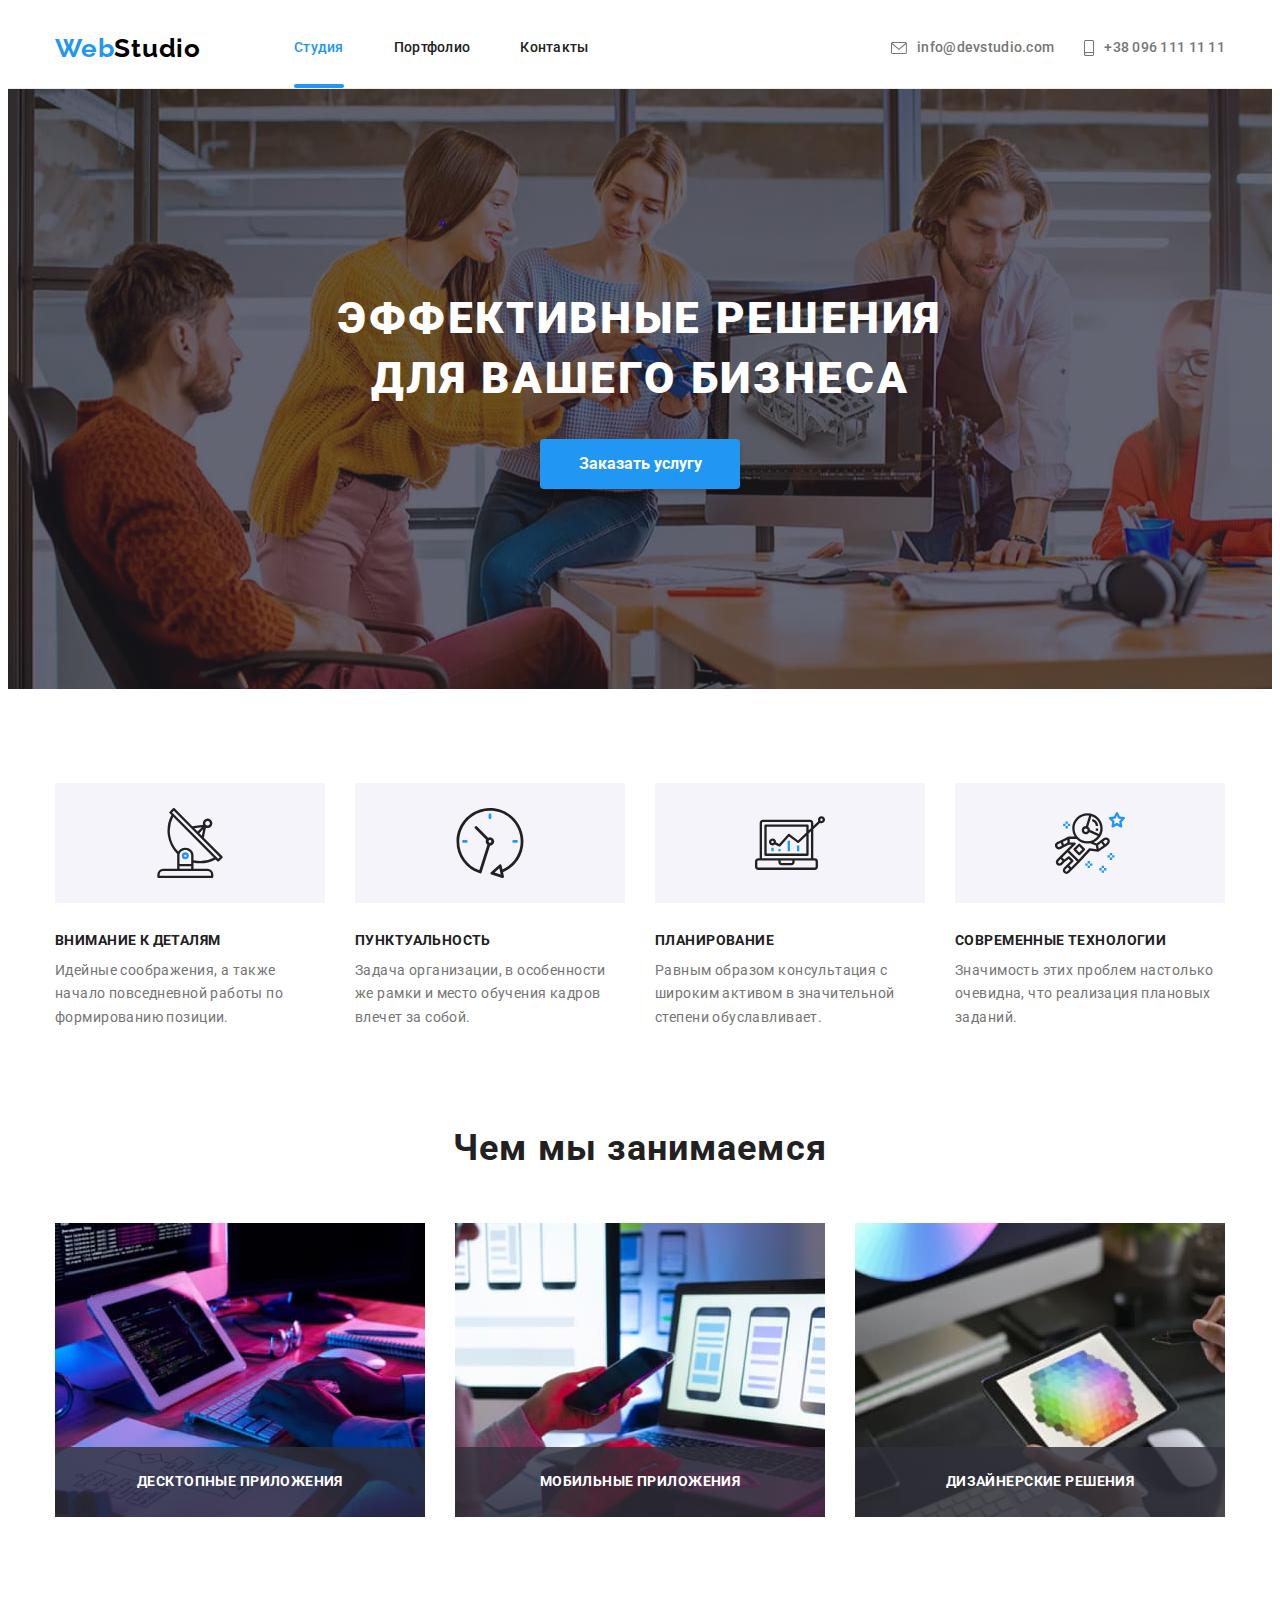
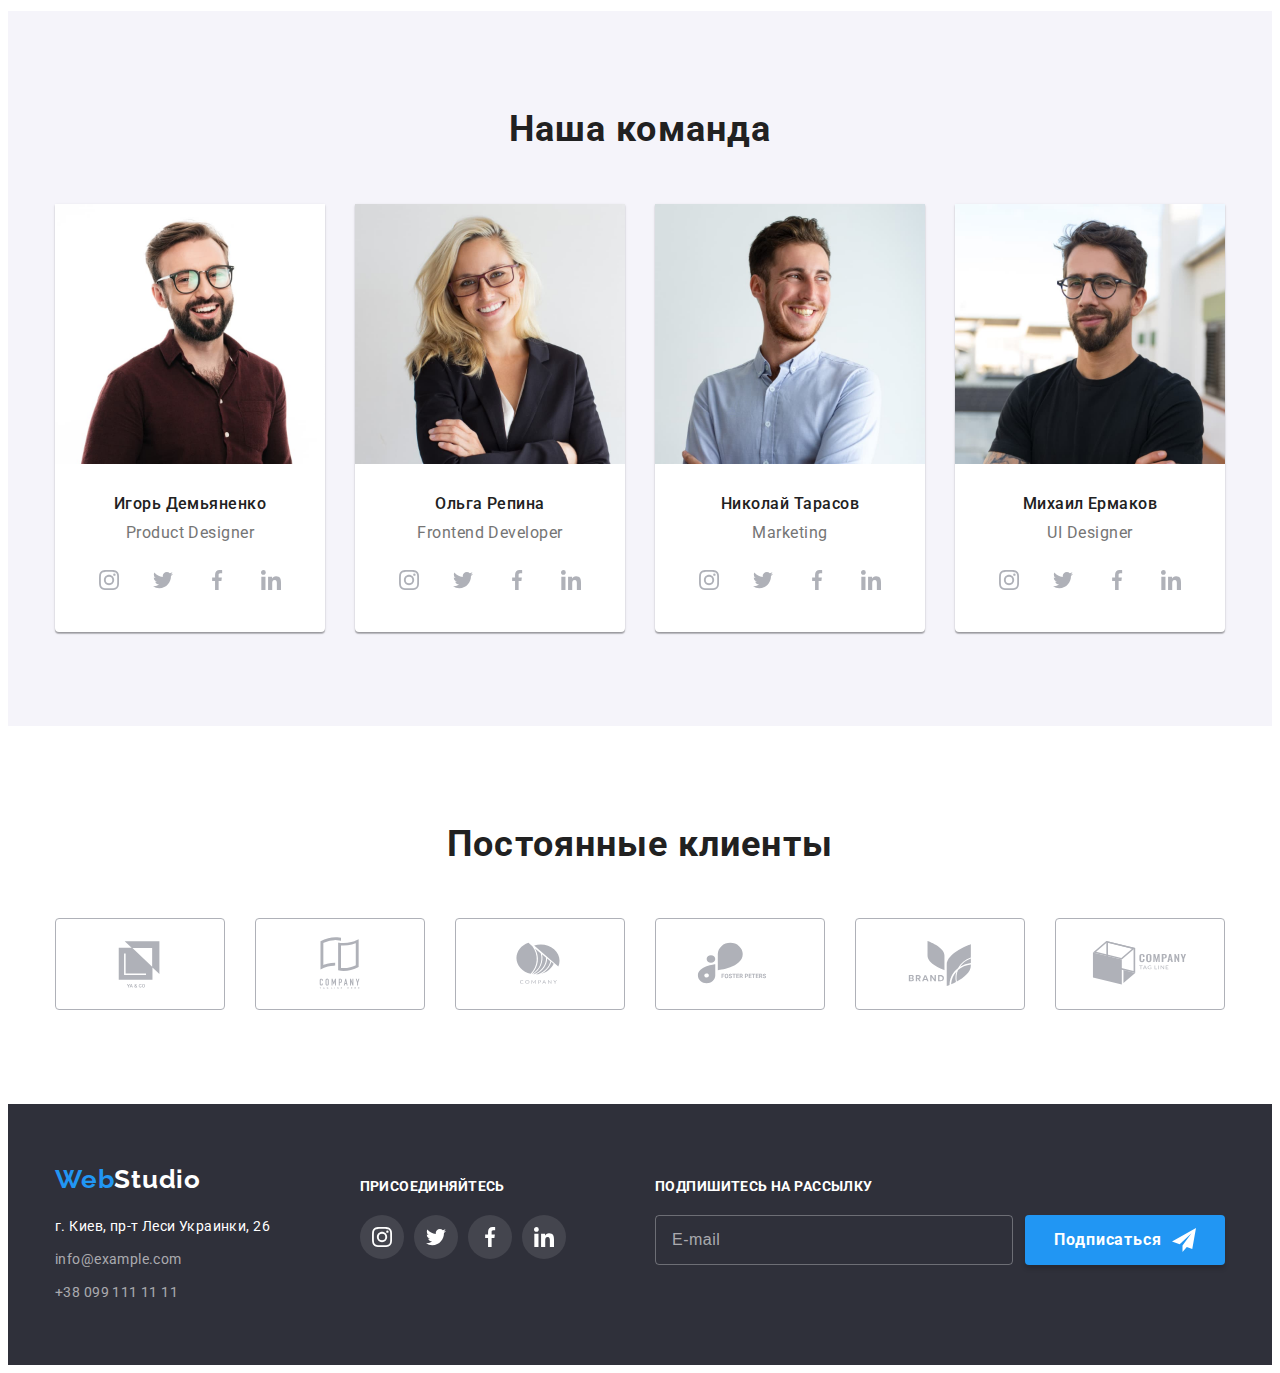
<file: index.html>
<!DOCTYPE html>
<html lang="ru">
<head>
  <meta charset="UTF-8">
  <meta http-equiv="X-UA-Compatible" content="IE=edge">
  <meta name="viewport" content="width=device-width, initial-scale=1.0">
  <title>WedStudio</title>
  <link rel="preconnect" href="https://fonts.googleapis.com">
  <link rel="preconnect" href="https://fonts.gstatic.com" crossorigin>
  <link href="https://fonts.googleapis.com/css2?family=Raleway:wght@700&family=Roboto:wght@400;500;700;900&display=swap"
    rel="stylesheet">
  <link rel="stylesheet" href="https://cdnjs.cloudflare.com/ajax/libs/modern-normalize/1.1.0/modern-normalize.min.css"
    integrity="sha512-wpPYUAdjBVSE4KJnH1VR1HeZfpl1ub8YT/NKx4PuQ5NmX2tKuGu6U/JRp5y+Y8XG2tV+wKQpNHVUX03MfMFn9Q=="
    crossorigin="anonymous" referrerpolicy="no-referrer" />
  <link rel="stylesheet" href="./css/styles.css">
</head>

<body>
  <header>
    <div class="container main-nav">
      <nav>
        <a href="index.html" class="logo header"><span class="accent">Web</span>Studio</a>

        <ul class="site-nav">
          <li class="item"><a class="current" href="index.html">Студия</a></li>
          <li class="item"><a href="portfolio.html">Портфолио</a></li>
          <li class="item"><a href="">Контакты</a></li>
        </ul>
      </nav>
      
      <ul class="contacts-header">
        <li class="item-contacts-header">
          <a class="contacts header" href="mailto:info@devstudio.com">
            <svg class="icon-contacts" width="16px" height="12px">
            <use href="./images/icons.svg#icon-envelope"></use>
          </svg>info@devstudio.com</a>
        </li>
        <li class="item-contacts-header">
          <a class="contacts header" href="tel:+380961111111">
            <svg class="icon-contacts" width="10px" height="16px">
              <use href="./images/icons.svg#icon-smartphone"></use>
            </svg>+38 096 111 11 11</a>
        </li>
      </ul>
    </div>
  </header>

  <main>
    <section class="container-hero section hero">
        <h1 class="hero-title">Эффективные решения для вашего бизнеса</h1>
        <button class="hero-button" type="button" data-modal-open>Заказать услугу</button>
    </section>

    <section class="section benefits">
      <div class="container benefits">
        <!-- Данный заголовок предполагается по смыслу в этой секции, но не должен отображаться на странице -->
        <h2 class="visually-hidden">Преимущества компании</h2>
        <ul class="benefits-items">
          <li class="item">
            <div class="icon-benefit">
              <svg width="70px" height="70px">
                <use href="./images/icons.svg#icon-antenna"></use>
              </svg>
            </div>
            <h3>Внимание к деталям</h3>
            <p>Идейные соображения, а также начало повседневной работы по формированию позиции.</p>
          </li>
          <li class="item">
            <div class="icon-benefit">
              <svg width="70px" height="70px">
                <use href="./images/icons.svg#icon-clock"></use>
              </svg>
            </div>
            <h3>Пунктуальность</h3>
            <p>Задача организации, в особенности же рамки и место обучения кадров влечет за собой.</p>
          </li>
          <li class="item">
            <div class="icon-benefit">
              <svg width="70px" height="70px">
                <use href="./images/icons.svg#icon-diagram"></use>
              </svg>
            </div>
            <h3>Планирование</h3>
            <p>Равным образом консультация с широким активом в значительной степени обуславливает.</p>
          </li>
          <li class="item">
            <div class="icon-benefit">
              <svg width="70px" height="70px">
                <use href="./images/icons.svg#icon-astronaut"></use>
              </svg>
            </div>
            <h3>Современные технологии</h3>
            <p>Значимость этих проблем настолько очевидна, что реализация плановых заданий.</p>
          </li>
        </ul>
      </div>
    </section>

    <section class="section services">
      <div class="container">
        <h2 class="services-title">Чем мы занимаемся</h2>
        <ul class="services-items">
          <li><div class="img-services-items">
              <img src="./images/box1.jpg" alt="box 1" width="370">
              <h3>Десктопные приложения</h3>
              </div>
          </li>
          <li><div class="img-services-items">
              <img src="./images/box2.jpg" alt="box 2" width="370">            
              <h3>Мобильные приложения</h3>
              </div>
          </li>
          <li><div class="img-services-items">
              <img src="./images/box3.jpg" alt="box 3" width="370">
              <h3>Дизайнерские решения</h3>
              </div>
          </li>
        </ul>
      </div>
    </section>

    <section class="section team">
      <div class="container team">
        <h2 class="team-title">Наша команда</h2>
        <ul class="team-items">
          <li class="team-item">
            <img src="./images/img-1-2.jpg" alt="Игорь Демьяненко" width="270">
            <h3>Игорь Демьяненко</h3>
            <p lang="en">Product Designer</p>
            <div>
              <ul class="social-networks">
                <li>
                  <a href="" class="item-social-networks">
                      <svg class="icon-instagram" width="20px" height="20px">
                        <use href="./images/icons.svg#icon-instagram"></use>
                      </svg>
                  </a>
                </li>
                <li>
                  <a href="" class="item-social-networks">
                    <svg class="icon-twitter" width="20px" height="20px">
                      <use href="./images/icons.svg#icon-twitter"></use>
                    </svg>
                  </a>
                </li>
                <li>
                  <a href="" class="item-social-networks">
                    <svg class="icon-facebook" width="20px" height="20px">
                      <use href="./images/icons.svg#icon-facebook"></use>
                    </svg>
                  </a>
                </li>
                <li>
                  <a href="" class="item-social-networks">
                    <svg class="icon-linkedin" width="20px" height="20px">
                      <use href="./images/icons.svg#icon-linkedin"></use>
                    </svg>
                  </a>
                </li>
              </ul>
            </div>
          </li>
          <li class="team-item">
            <img src="./images/img-2-2.jpg" alt="Ольга Репина" width="270">
            <h3>Ольга Репина</h3>
            <p lang="en">Frontend Developer</p>
            <div>
              <ul class="social-networks">
                <li>
                  <a href="" class="item-social-networks">
                    <svg class="icon-instagram" width="20px" height="20px">
                      <use href="./images/icons.svg#icon-instagram"></use>
                    </svg>
                  </a>
                </li>
                <li>
                  <a href="" class="item-social-networks">
                    <svg class="icon-twitter" width="20px" height="20px">
                      <use href="./images/icons.svg#icon-twitter"></use>
                    </svg>
                  </a>
                </li>
                <li>
                  <a href="" class="item-social-networks">
                    <svg class="icon-facebook" width="20px" height="20px">
                      <use href="./images/icons.svg#icon-facebook"></use>
                    </svg>
                  </a>
                </li>
                <li>
                  <a href="" class="item-social-networks">
                    <svg class="icon-linkedin" width="20px" height="20px">
                      <use href="./images/icons.svg#icon-linkedin"></use>
                    </svg>
                  </a>
                </li>
              </ul>
            </div>
          </li>
          <li class="team-item">
            <img src="./images/img-3-2.jpg" alt="Николай Тарасов" width="270">
            <h3>Николай Тарасов</h3>
            <p lang="en">Marketing</p>
            <div>
              <ul class="social-networks">
                <li>
                  <a href="" class="item-social-networks">
                    <svg class="icon-instagram" width="20px" height="20px">
                      <use href="./images/icons.svg#icon-instagram"></use>
                    </svg>
                  </a>
                </li>
                <li>
                  <a href="" class="item-social-networks">
                    <svg class="icon-twitter" width="20px" height="20px">
                      <use href="./images/icons.svg#icon-twitter"></use>
                    </svg>
                  </a>
                </li>
                <li>
                  <a href="" class="item-social-networks">
                    <svg class="icon-facebook" width="20px" height="20px">
                      <use href="./images/icons.svg#icon-facebook"></use>
                    </svg>
                  </a>
                </li>
                <li>
                  <a href="" class="item-social-networks">
                    <svg class="icon-linkedin" width="20px" height="20px">
                      <use href="./images/icons.svg#icon-linkedin"></use>
                    </svg>
                  </a>
                </li>
              </ul>
            </div>

          </li>
          <li class="team-item">
            <img src="./images/img-4-2.jpg" alt="Михаил Ермаков" width="270">
            <h3>Михаил Ермаков</h3>
            <p lang="en">UI Designer</p>
            <div>
              <ul class="social-networks">
                <li>
                  <a href="" class="item-social-networks">
                    <svg class="icon-instagram" width="20px" height="20px">
                      <use href="./images/icons.svg#icon-instagram"></use>
                    </svg>
                  </a>
                </li>
                <li>
                  <a href="" class="item-social-networks">
                    <svg class="icon-twitter" width="20px" height="20px">
                      <use href="./images/icons.svg#icon-twitter"></use>
                    </svg>
                  </a>
                </li>
                <li>
                  <a href="" class="item-social-networks">
                    <svg class="icon-facebook" width="20px" height="20px">
                      <use href="./images/icons.svg#icon-facebook"></use>
                    </svg>
                  </a>
                </li>
                <li>
                  <a href="" class="item-social-networks">
                    <svg class="icon-linkedin" width="20px" height="20px">
                      <use href="./images/icons.svg#icon-linkedin"></use>
                    </svg>
                  </a>
                </li>
              </ul>
            </div>
          </li>
        </ul>
      </div>
    </section>

    <section class="section clients">
      <div class="container container-clients">
        <h2 class="clients-title">Постоянные клиенты</h2>
        <div>
          <ul class="clients-examples">
            <li class="link-site">
              <a href="" class="clients-site">
                <svg class="icon-logo" width="106px" height="60px">
                  <use href="./images/icons.svg#icon-Logo1"></use>
                </svg>
              </a>
            </li>
            <li>
              <a href="" class="clients-site">
                <svg class="icon-logo" width="106px" height="60px">
                  <use href="./images/icons.svg#icon-Logo2"></use>
                </svg>
              </a>
            </li>
            <li>
              <a href="" class="clients-site">
                <svg class="icon-logo" width="106px" height="60px">
                  <use href="./images/icons.svg#icon-Logo3"></use>
                </svg>
              </a>
            </li>
            <li>
              <a href="" class="clients-site">
                <svg class="icon-logo" width="106px" height="60px">
                  <use href="./images/icons.svg#icon-Logo4"></use>
                </svg>
              </a>
            </li>
            <li>
              <a href="" class="clients-site">
                <svg class="icon-logo" width="106px" height="60px">
                  <use href="./images/icons.svg#icon-Logo5"></use>
                </svg>
              </a>
            </li>
            <li>
              <a href="" class="clients-site">
                <svg class="icon-logo" width="106px" height="60px">
                  <use href="./images/icons.svg#icon-Logo6"></use>
                </svg>
              </a>
            </li>
          </ul>
        </div>
      </div>
    </section>
  </main>

<footer>
  <div class="container container-footer">
    <div class="first-column-footer">
      <a href="index.html" class="logo footer"><span class="accent">Web</span>Studio</a>
      <address>
        <ul class="adress">
          <li class="item"><a class="physical-adress" href="https://goo.gl/maps/ggvvfQNQPUt9Vm6N6" target="_blank"
              rel="noopener noreferrer">г. Киев, пр-т Леси Украинки, 26</a></li>
          <li class="item"><a class="contacts footer" href="mailto:info@example.com">info@example.com</a></li>
          <li class="item"><a class="contacts footer" href="tel:+380991111111">+38 099 111 11 11</a></li>
        </ul>
      </address>
    </div>

    <div class="second-column-footer">
      <h3 class="title-second-column-footer">Присоединяйтесь</h3>
      <ul class="social-networks-footer">
        <li>
          <a href="" class="item-social-networks-footer">
            <svg class="icon-instagram" width="20px" height="20px">
              <use href="./images/icons.svg#icon-instagram"></use>
            </svg>
          </a>
        </li>
        <li>
          <a href="" class="item-social-networks-footer">
            <svg class="icon-twitter" width="20px" height="20px">
              <use href="./images/icons.svg#icon-twitter"></use>
            </svg>
          </a>
        </li>
        <li>
          <a href="" class="item-social-networks-footer">
            <svg class="icon-facebook" width="20px" height="20px">
              <use href="./images/icons.svg#icon-facebook"></use>
            </svg>
          </a>
        </li>
        <li>
          <a href="" class="item-social-networks-footer">
            <svg class="icon-linkedin" width="20px" height="20px">
              <use href="./images/icons.svg#icon-linkedin"></use>
            </svg>
          </a>
        </li>
      </ul>
    </div>
    <div class="subscribe-footer">
        <h3 class="title-second-column-footer">Подпишитесь на рассылку</h3>
        <form name="form-footer" class="form-footer">
          <label>
            <input type="email" name="email" placeholder="E-mail" class="input-email"/>
          </label>
          <button type="submit" class="button-form button-subscribe">Подписаться
            <svg class="icon-send" width="24px" height="24px">
              <use href="./images/icons.svg#icon-send"></use>
            </svg>
          </button>
        </form>
    </div>
  </div>
</footer>

<div class="backdrop is-hidden" data-modal>
    <div class="modal">
        <button type="button" class="button-close" data-modal-close>
        <svg class="icon-close-black" width="18px" height="18px">
            <use href="./images/icons.svg#icon-close-black"></use>
        </svg>
        </button>

        <p class="form-title">Оставьте свои данные, мы вам перезвоним</p>
        <form name="form-client-data" class="form-client-data">
        
          <label for="client-name" class="label">Имя</label>
          <div class="input-wrap">
            <input type="name" name="client-name" class="client-input" id="client-name">
            <svg class="input-icon" width="18" height="18">
              <use href="./images/icons.svg#icon-person"></use>
            </svg>
          </div>
          </label>
          
          <label for="client-tel" class="label">Телефон</label>
          <div class="input-wrap">
            <input type="tel" name="client-tel" class="client-input" id="client-tel">
            <svg class="input-icon" width="18" height="18">
              <use href="./images/icons.svg#icon-phone"></use>
            </svg>
          </div>
          </label>

          <label for="client-email" class="label">Почта</label>
          <div class="input-wrap">
            <input type="email" name="client-email" class="client-input" id="client-email">
            <svg class="input-icon" width="18" height="18">
              <use href="./images/icons.svg#icon-email"></use>
            </svg>
          </div>
          </label>
          
          <label for="client-comment" class="label">Комментарий</label>
          <textarea name="" placeholder="Введите текст" class="client-comment" id="client-comment"></textarea>

          <div class="checkbox-wrap">
          <input type="checkbox" name="client-checkbox" class="client-checkbox visually-hidden" id="client-checkbox">
          <label for="client-checkbox" class="check-text">Соглашаюсь с рассылкой и принимаю <a href="" class="terms">Условия договора</a></label>
          </div>
          
        </form>

        <div class="button-send">
          <button type="submit" class="button-form">Отправить</button>
        </div>
    </div>
</div>
<script src="./js/modal.js"></script>
</body>
</html>
</file>
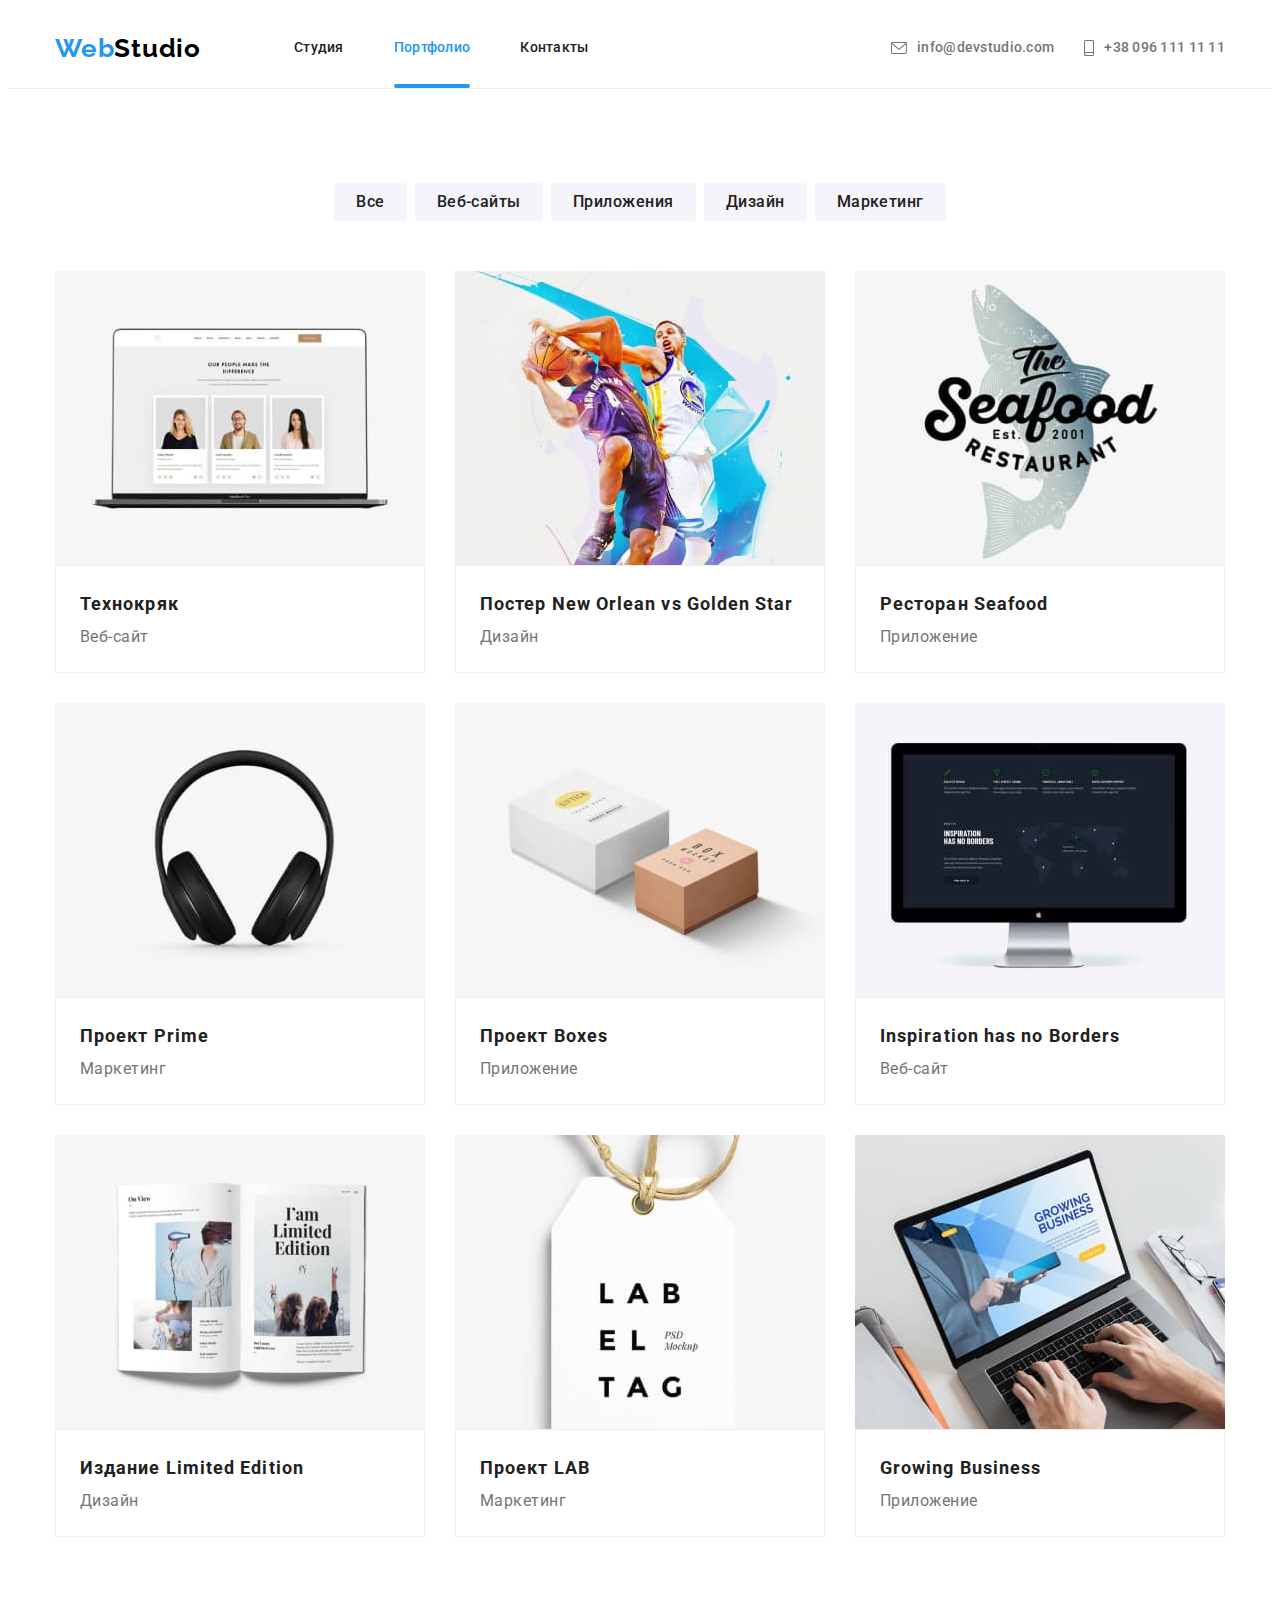
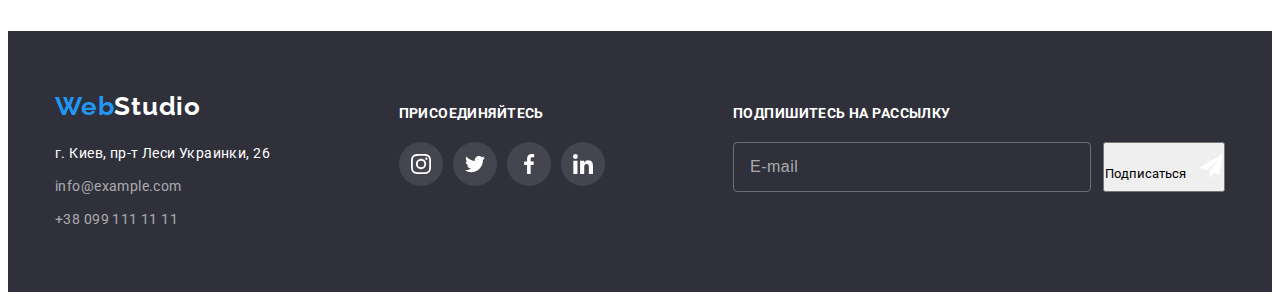
<file: portfolio.html>
<!DOCTYPE html>
<html lang="ru">
<head>
    <meta charset="UTF-8">
    <meta http-equiv="X-UA-Compatible" content="IE=edge">
    <meta name="viewport" content="width=device-width, initial-scale=1.0">
    <title>Portfolio_WedStudio</title>
    <link rel="preconnect" href="https://fonts.googleapis.com">
    <link rel="preconnect" href="https://fonts.gstatic.com" crossorigin>
    <link href="https://fonts.googleapis.com/css2?family=Raleway:wght@700&family=Roboto:wght@400;500;700;900&display=swap"
        rel="stylesheet">
    <link rel="stylesheet" href="https://cdnjs.cloudflare.com/ajax/libs/modern-normalize/1.1.0/modern-normalize.min.css"
        integrity="sha512-wpPYUAdjBVSE4KJnH1VR1HeZfpl1ub8YT/NKx4PuQ5NmX2tKuGu6U/JRp5y+Y8XG2tV+wKQpNHVUX03MfMFn9Q=="
        crossorigin="anonymous" referrerpolicy="no-referrer" />
    <link rel="stylesheet" href="./css/styles.css">
</head>

<body>

<header>
    <div class="container main-nav">
        <nav>
            <a href="index.html" class="logo header"><span class="accent">Web</span>Studio</a>

            <ul class="site-nav">
                <li class="item"><a href="index.html">Студия</a></li>
                <li class="item"><a class="current" href="portfolio.html">Портфолио</a></li>
                <li class="item"><a href="">Контакты</a></li>
            </ul>
        </nav>

        <ul class="contacts-header">
            <li class="item-contacts-header">
                <a class="contacts header" href="mailto:info@devstudio.com">
                    <svg class="icon-contacts" width="16px" height="12px">
                        <use href="./images/icons.svg#icon-envelope"></use>
                    </svg>info@devstudio.com</a>
            </li>
            <li class="item-contacts-header">
                <a class="contacts header" href="tel:+380961111111">
                    <svg class="icon-contacts" width="10px" height="16px">
                        <use href="./images/icons.svg#icon-smartphone"></use>
                    </svg>+38 096 111 11 11</a>
            </li>
        </ul>
    </div>
</header>

<main>
    <section class="section portfolio">
        <div class="container container-portfolio">
            <!-- Предполагаемый заголовок секции-->
            <h1 class="visually-hidden">Наши работы</h1>
            <ul class="work-types">
                <li><button class="button">Все</button></li>
                <li><button class="button">Веб-сайты</button></li>
                <li><button class="button">Приложения</button></li>
                <li><button class="button">Дизайн</button></li>
                <li><button class="button">Маркетинг</button></li>
            </ul>
        
            <ul class="work-examples">
                <li class="item">
                    <a href="">
                    <div class="card-wrap">
                        <img src="./images/img-5-2.jpg" alt="Пример созданного веб-сайта на мониторе ноутбука" width="370">
                        <div class="overlay">
                            <p>Ресурс предлагает комплексные предложения с разным уровнем функционала и сервисов. Все это позволит посетителю
                                получить исчерпывающие сведения <br> о компании или частном лице.</p>
                        </div>
                    </div>
                        <div class="caption">
                            <h2>Технокряк</h2>
                            <p>Веб-сайт</p>
                        </div>
                    </a>
                </li>
                <li class="item">
                    <a href="">
                    <div class="card-wrap">
                        <img src="./images/img-6-2.jpg" alt="Момент баскетбольной игры" width="370">
                        <div class="overlay">
                        <p>Ресурс предлагает комплексные предложения с разным уровнем функционала и сервисов. Все это позволит посетителю
                            получить исчерпывающие сведения <br> о компании или частном лице.</p>
                        </div>
                    </div>
                        <div class="caption">
                            <h2>Постер New Orlean vs Golden Star</h2>
                            <p>Дизайн</p>
                        </div>
                    </a>
                </li>
                <li class="item">
                    <a href="">
                    <div class="card-wrap">
                        <img src="./images/img-7-2.jpg" alt="Эмблема рыбного ресторана" width="370">
                        <div class="overlay">
                            <p>Ресурс предлагает комплексные предложения с разным уровнем функционала и сервисов. Все это позволит посетителю
                                получить исчерпывающие сведения <br> о компании или частном лице.</p>
                        </div>
                    </div>
                        <div class="caption">
                            <h2>Ресторан Seafood</h2>
                            <p>Приложение</p>
                        </div>
                    </a>
                </li>
                <li class="item">
                    <a href="">
                    <div class="card-wrap">
                        <img src="./images/img-8-2.jpg" alt="Наушники" width="370">
                        <div class="overlay">
                            <p>Ресурс предлагает комплексные предложения с разным уровнем функционала и сервисов. Все это позволит посетителю
                                получить исчерпывающие сведения <br> о компании или частном лице.</p>
                        </div>
                    </div>
                        <div class="caption">
                            <h2>Проект Prime</h2>
                            <p>Маркетинг</p>
                        </div>
                    </a>
                </li>
                <li class="item">
                    <a href="">
                    <div class="card-wrap">
                        <img src="./images/img-9-2.jpg" alt="Коробки" width="370">
                        <div class="overlay">
                            <p>Ресурс предлагает комплексные предложения с разным уровнем функционала и сервисов. Все это позволит посетителю
                                получить исчерпывающие сведения <br> о компании или частном лице.</p>
                        </div>
                    </div>
                        <div class="caption">
                            <h2>Проект Boxes</h2>
                            <p>Приложение</p>
                        </div>
                    </a>
                </li>
                <li class="item">
                    <a href="">
                    <div class="card-wrap">
                        <img src="./images/img-10-2.jpg" alt="Пример созданного веб-сайта на мониторе компьютера" width="370">
                        <div class="overlay">
                            <p>Ресурс предлагает комплексные предложения с разным уровнем функционала и сервисов. Все это позволит посетителю
                                получить исчерпывающие сведения <br> о компании или частном лице.</p>
                        </div>
                    </div>
                        <div class="caption">
                            <h2>Inspiration has no Borders</h2>
                            <p>Веб-сайт</p>
                        </div>
                    </a>
                </li>
                <li class="item">
                    <a href="">
                    <div class="card-wrap">
                        <img src="./images/img-11-2.jpg" alt="Открытый журнал" width="370">
                        <div class="overlay">
                            <p>Ресурс предлагает комплексные предложения с разным уровнем функционала и сервисов. Все это позволит посетителю
                                получить исчерпывающие сведения <br> о компании или частном лице.</p>
                        </div>
                    </div>
                        <div class="caption">
                            <h2>Издание Limited Edition</h2>
                            <p>Дизайн</p>
                        </div>
                    </a>
                </li>
                <li class="item">
                    <a href="">
                    <div class="card-wrap">
                        <img src="./images/img-12-2.jpg" alt="Бирка с логотипом компании" width="370">
                        <div class="overlay">
                            <p>Ресурс предлагает комплексные предложения с разным уровнем функционала и сервисов. Все это позволит посетителю
                                получить исчерпывающие сведения <br> о компании или частном лице.</p>
                        </div>
                    </div>
                        <div class="caption">
                            <h2>Проект LAB</h2>
                            <p>Маркетинг</p>
                        </div>
                    </a>
                </li>
                <li class="item">
                    <a href="">
                    <div class="card-wrap">
                        <img src="./images/img-13-2.jpg" alt="Пример созданного приложения на ноутбуке" width="370">
                        <div class="overlay">
                            <p>Ресурс предлагает комплексные предложения с разным уровнем функционала и сервисов. Все это позволит посетителю
                                получить исчерпывающие сведения <br> о компании или частном лице.</p>
                        </div>
                    </div>
                        <div class="caption">
                            <h2>Growing Business</h2>
                            <p>Приложение</p>
                        </div>
                    </a>
                </li>
            </ul>
        </div>
    </section>
        
</main>

<footer>
    <div class="container container-footer">
        <div class="first-column-footer">
            <a href="index.html" class="logo footer"><span class="accent">Web</span>Studio</a>
            <address>
                <ul class="adress">
                    <li class="item"><a class="physical-adress" href="https://goo.gl/maps/ggvvfQNQPUt9Vm6N6"
                            target="_blank" rel="noopener noreferrer">г. Киев, пр-т Леси Украинки, 26</a></li>
                    <li class="item"><a class="contacts footer" href="mailto:info@example.com">info@example.com</a></li>
                    <li class="item"><a class="contacts footer" href="tel:+380991111111">+38 099 111 11 11</a></li>
                </ul>
            </address>
        </div>

        <div class="second-column-footer">
            <h3 class="title-second-column-footer">Присоединяйтесь</h3>
            <ul class="social-networks-footer">
                <li>
                    <a href="" class="item-social-networks-footer">
                        <svg class="icon-instagram" width="20px" height="20px">
                            <use href="./images/icons.svg#icon-instagram"></use>
                        </svg>
                    </a>
                </li>
                <li>
                    <a href="" class="item-social-networks-footer">
                        <svg class="icon-twitter" width="20px" height="20px">
                            <use href="./images/icons.svg#icon-twitter"></use>
                        </svg>
                    </a>
                </li>
                <li>
                    <a href="" class="item-social-networks-footer">
                        <svg class="icon-facebook" width="20px" height="20px">
                            <use href="./images/icons.svg#icon-facebook"></use>
                        </svg>
                    </a>
                </li>
                <li>
                    <a href="" class="item-social-networks-footer">
                        <svg class="icon-linkedin" width="20px" height="20px">
                            <use href="./images/icons.svg#icon-linkedin"></use>
                        </svg>
                    </a>
                </li>
            </ul>
        </div>
        <div class="subscribe-footer">
            <h3 class="title-second-column-footer">Подпишитесь на рассылку</h3>
            <form name="form-footer" class="form-footer">
                <label>
                    <input type="email" name="email" placeholder="E-mail" class="input-email" />
                </label>
                <button type="submit" class="button-subscribe">Подписаться
                    <svg class="icon-send" width="24px" height="24px">
                        <use href="./images/icons.svg#icon-send"></use>
                    </svg>
                </button>
            </form>
        </div>
    </div>
</footer>

</body>
</html>
</file>
<file: css/styles.css>
/* Правила, применимые ко всему body  */
html {
    box-sizing: border-box;
}

*,
*::before,
*::after {
    box-sizing: inherit;
}

h1, h2, h3, h4, h5, h6, p {
    margin: 0;
}

ul {
    margin: 0;
    padding-left: 0;
    list-style-type: none;
}

.visually-hidden {
    position: absolute;
    white-space: nowrap;
    width: 1px;
    height: 1px;
    overflow: hidden;
    border: 0;
    padding: 0;
    clip: rect(0 0 0 0);
    clip-path: inset(50%);
    margin: -1px;
}

img {
    display: block;
    max-width: 100%;
    height: auto;
}

:root {
    --primary-text-color: #757575;
    --title-text-color: #212121;
    --secondary-text-color: #FFFFFF;
    --accent-color: #2196F3;
    --secondary-background-color: #2F303A;
    --color-logo-black: #000000;
    --color-contacts: #757575;
    --button-background-color: #F5F4FA;
    --color-border-bottom-header: #ECECEC;
    --color-of-svg: #AFB1B8;
}

body {
    font-family: Roboto, sans-serif;
    font-style: normal;
    font-weight: 400;
    font-size: 14px;
    line-height: 1.71;
    letter-spacing: 0.03em;

    color: var(--primary-text-color);
    background-color: var(--secondary-text-color);
}

h2 {
    font-weight: 700;
    font-size: 36px;
    line-height: 1.35;
    text-align: center;
    letter-spacing: 0.03em;

    color: var(--title-text-color);
}

button {
    font-family: inherit;
    cursor: pointer;
}

a {
    text-decoration: none;
}

.container {
    width: 1200px;
    margin: 0 auto;
    padding-left: 15px;
    padding-right: 15px;
    /*outline: 2px solid red;*/
}

.section {
    padding-top: 94px;
    padding-bottom: 94px;
}

/* Стилизация header  */
header {
    background-color: var(--secondary-text-colour);
    border-bottom: 1px solid var(--color-border-bottom-header);
}

nav {
    display: flex;
    align-items: center;
}

.main-nav {
    display: flex;
    align-items: center;
    padding-left: 15px;
    padding-right: 15px;
}

.logo {
    font-family: Raleway, sans-serif;
    font-weight: 700;
    font-size: 26px;
    line-height: 1.19;
    letter-spacing: 0.03em;

    color: var(--color-logo-black);
}

.logo.header {
    display: block;
}

.accent {
    color: var(--accent-color);
}

.site-nav {
    display: flex;
    margin-left: 93px;
}

.site-nav .item:not(:last-child) {
    margin-right: 50px;
}

.site-nav a {
    font-weight: 500;
    font-size: 14px;
    line-height: 1.14;
    letter-spacing: 0.02em;

    color: var(--title-text-color);

    transition: color 250ms cubic-bezier(0.4, 0, 0.2, 1);
}

.contacts-header {
    display: flex;
    margin-left: auto;
    align-items: center;
}

.contacts a {
    font-weight: 500;
    font-size: 14px;
    line-height: 1.14;
    letter-spacing: 0.02em;

    color: var(--color-contacts);
}

a.contacts.header {
    font-weight: 500;
    font-size: 14px;
    line-height: 1.14;
    letter-spacing: 0.02em;

    color: var(--primary-text-color);
    background-color: var(--secondary-text-color);

    transition: color 250ms cubic-bezier(0.4, 0, 0.2, 1);
}

.site-nav a:hover,
.site-nav a:focus,
a.contacts.header:hover,
a.contacts.header:focus,
a.current {
    color: var(--accent-color);
}

.site-nav .item {
    position: relative;

    padding-top: 28px;
    padding-bottom: 28px;
}

a.current::after {
    content: "";
    position: absolute;
    bottom: 0;
    left: 0;
    display: block;
    width: 100%;
    height: 4px;
        
    background: var(--accent-color);
    border-radius: 2px;
}

.contacts.header {
    display: flex; 
    align-items: center;  
}

.item-contacts-header:not(:last-child) {
    margin-right: 30px;
}

.icon-contacts {
    margin-right: 10px;
    fill: currentColor;
}


/* Стилизация footer  */
footer {
    background-color: var(--secondary-background-color);
    padding-top: 60px;
    padding-bottom: 60px;
}

.container-footer {
    display: flex;
    justify-content: space-between;
}

.logo.footer {
    color: var(--secondary-text-color);
   
    display: block;
    margin-bottom: 20px;
}

.physical-adress {
    font-style: none;
    font-style: normal;

    color: var(--secondary-text-color);
}

a.contacts.footer {
    font-weight: 400;
    font-size: 14px;
    line-height: 1.71;
    letter-spacing: 0.03em;
    font-style: normal;

    color: rgba(255, 255, 255, 0.6);

    transition: color 250ms cubic-bezier(0.4, 0, 0.2, 1);
}
 
.adress .item:not(:last-child) {
    margin-bottom: 9px;
}


a.contacts.footer:hover,
a.contacts.footer:focus {
    color: var(--accent-color);
}

.title-second-column-footer {
    color: var(--secondary-text-color);
    font-weight: 700;
    font-size: 14px;
    line-height: 1.14;
    letter-spacing: 0.03em;
    text-transform: uppercase;
    margin-top: 15px;
}

.second-column-footer {
    width: 206px;
    height: 44px;
}

.social-networks-footer {
    display: flex;
    justify-content: space-between;
    margin-top: 20px;
}

.item-social-networks-footer {
    display: flex;
    justify-content: center;
    align-items: center;
    width: 44px;
    height: 44px;
    
    background-color: rgba(255, 255, 255, 0.1);
    fill: var(--secondary-text-color);
    border-radius: 50%;

    transition: background-color 250ms cubic-bezier(0.4, 0, 0.2, 1);
}

.item-social-networks-footer:hover,
.item-social-networks-footer:focus {
    background-color: var(--accent-color);
    fill: var(--secondary-text-color);
    border-radius: 50%;
}

.form-footer {
    display: flex;
    margin-top: 20px;
}

.button-form {
    display: flex;
    justify-content: center;
    align-items: center;
    
    width: 200px;
    height: 50px;

    font-weight: 700;
    font-size: 16px;
    line-height: 1.88;
    letter-spacing: 0.06em;
    
    background-color: var(--accent-color);
    color: var(--secondary-text-color);

    box-shadow: 0px 4px 4px rgba(0, 0, 0, 0.15);
    border-color: transparent;
    border-radius: 4px;      
}

.button-subscribe {
    padding: 0;
    margin-left: 12px;
}

.icon-send {
    fill: var(--secondary-text-color);
    margin-left: 10px;
}

.input-email {
    width: 358px;
    height: 50px;
    padding-left: 16px;
    padding-top: 15px;
    padding-bottom: 15px;

    color: var(--secondary-text-color);
    background-color: transparent;

    border: 1px solid rgba(255, 255, 255, 0.3);
    box-shadow: (0px 4px 4px rgba(0, 0, 0, 0.15));
    border-radius: 4px;
}

.input-email::placeholder {
    font-weight: 400;
    font-size: 16px;
    line-height: 1.25;
    letter-spacing: 0.03em;

    color: rgba(255, 255, 255, 0.6);}

/* Стилизация main главной страницы */

/* Стилизация секции hero */
.hero {
    text-align: center;
    letter-spacing: 0.06em;

    padding-top: 200px;
    padding-bottom: 200px;

    background-color: var(--secondary-background-color);
    background-image: linear-gradient(to right, rgba(47, 48, 58, 0.4), rgba(47, 48, 58, 0.4)),
                      url("../images/background.jpg");                     
}

.container-hero {
    max-width: 1600px;
    margin-left: auto;
    margin-right: auto;
}

.hero-title {
    font-weight: 900;
    font-size: 44px;
    line-height: 1.36;
    text-transform: uppercase;

    margin: 0 auto 30px;
    text-align: center;
    letter-spacing: 0.06em;
    max-width: 696px;

    color: var(--secondary-text-color);
}

.hero-button {
    font-weight: 700;
    font-size: 16px;
    line-height: 1.88;
    display: inline-block;
    align-items: center;
    margin: 0 auto; 
    min-width: 200px;
    min-height: 50px;
    border-radius: 4px;
    border: transparent;
    
    color: var(--secondary-text-color);
    background-color: var(--accent-color);

    box-shadow: 0px 4px 4px rgba(0, 0, 0, 0.15);
}

/* Модальное окно */
.backdrop {
    position: fixed;
    top: 0;
    left: 0;
    width: 100%;
    height: 100%;
    background-color:rgba(0, 0, 0, 0.2);

    opacity: 1;
    transition: opacity 250ms cubic-bezier(0.4, 0, 0.2, 1), 
                visibility 250ms cubic-bezier(0.4, 0, 0.2, 1);
}

.is-hidden {
    opacity: 0;
    pointer-events: none;
    visibility: hidden;
}

.modal {
    position: absolute;
    position: relative;
    top: 50%;
    left: 50%;
    
    transform: translate(-50%, -50%);

    width: 528px;
    min-height: 581px;
    padding: 40px;
    line-height: 1.15px;

    background-color: var(--secondary-text-color);
    box-shadow: 0px 1px 3px rgba(0, 0, 0, 0.12), 0px 1px 1px rgba(0, 0, 0, 0.14), 0px 2px 1px rgba(0, 0, 0, 0.2);
    border-radius: 4px;
}

.button-close {
    position: absolute;
    top: 14px;
    right: 14px;

    display: flex;
    justify-content: center;
    align-items: center;

    width: 30px;
    height: 30px;
    background-color: transparent;
    border: 1px solid rgba(0, 0, 0, 0.1);
    border-radius: 50%;
}

.icon-close-black {
    fill: var(--color-logo-black);
}

.button-close:hover .icon-close-black,
.button-close:focus .icon-close-black {
    fill: var(--accent-color);
}

.form-title {
    margin-bottom: 12px;

    font-weight: 700;
    font-size: 20px;
    line-height: 1.15;
    letter-spacing: 0.03em;
    color: var(--title-text-color);
}

.label {
    font-weight: 400;
    font-size: 12px;
    line-height: 1.17;
    letter-spacing: 0.01em;
    
    color: var(--primary-text-color);

    display: block;
    margin-bottom: 4px;
}

.checkbox-wrap {
    display: flex;
    justify-content: center;
    margin-bottom: 30px;
}

.check-text {
    display: flex;
    align-items: center;

    font-weight: 400;
    font-size: 14px;
    line-height: 1.71;
    letter-spacing: 0.03em;

    color: var(--primary-text-color);
}

.check-text::before {
    content: "";
    width: 16px;
    height: 15px;
    margin-right: 7px;

    border: 2px solid var(--title-text-color);
    border-radius: 2px;
}

.client-checkbox:checked + .check-text::before {
    background-color: var(--accent-color);
    border: transparent;
    background-image: url(../images/check-icon.svg);
    background-repeat: no-repeat;
    background-position: center;
}

.client-input {
    width: 100%;
    height: 40px;
    margin-bottom: 10px;
    padding-left: 42px;

    border: 1px solid rgba(33, 33, 33, 0.2);
    border-radius: 4px;

    transition: 250ms cubic-bezier(0.4, 0, 0.2, 1);
}

.input-wrap {
    position: relative;
}

.input-icon {
    position: absolute;
    left: 12px;
    top: 11px;

    fill: var(--title-text-color);
    
    transition: fill 250ms cubic-bezier(0.4, 0, 0.2, 1);}

.client-input:focus {
    border: 1px solid var(--accent-color);
}

.client-input:focus + .input-icon {
    fill: var(--accent-color);
}

.client-comment {
    width: 100%;
    height: 120px;
    resize: none;
    margin-bottom: 20px;
    padding: 12px 16px;
    border: 1px solid rgba(33, 33, 33, 0.2);
    border-radius: 4px;
}

.terms {
    font-weight: 400;
    font-size: 14px;
    line-height: 1.71;
    letter-spacing: 0.03em;
    text-decoration-line: underline;
    
    color: var(--accent-color)
}

.button-send {
    display: flex;
    justify-content: center;
}

.client-comment::placeholder {
    font-weight: 400;
    font-size: 12px;
    line-height: 1.17;
    letter-spacing: 0.01em;

    color: rgba(117, 117, 117, 0.5);
}

/* Стилизация секции benefits */
.benefits-items {
    display: flex;   
}

.benefits-items .item:not(:last-child) {
    margin-right: 30px;
}

.benefits-items .item {
    max-width: 270px;
}

.benefits h3 {
    font-weight: 700;
    font-size: 14px;
    line-height: 1.14;
    letter-spacing: 0.03em;
    text-transform: uppercase;
    margin-bottom: 10px;
    
    color: var(--title-text-color);
}

.benefits p {
    font-size: 14px;
    line-height: 1.71;
    letter-spacing: 0.03em;
}

.icon-benefit {
    width: 270px;
    height: 120px;

    display: flex;
    justify-content: center;
    align-items: center;

    background-color:var(--button-background-color);
    margin-bottom: 30px;
}

/* Стилизация секции services */
.section.services {
    padding-top: 0;
}

.services-items {
    display: flex;
    justify-content: space-between;
}

.services-title {
    margin-bottom: 50px;
}

.services-items h3 {
    font-weight: 700;
    font-size: 14px;
    line-height: 1.14;
    text-align: center;
    letter-spacing: 0.03em;
    text-transform: uppercase;
    
    color: var(--secondary-text-color);
    background: rgba(47, 48, 58, 0.8);
    
    display: flex;
    justify-content: center;
    align-items: center;
    width: 370px;
    height: 70px;

    position: absolute;
    bottom: 0;
}

.img-services-items {
    position: relative;
}


/* Стилизация секции team */
.section.team {
    background-color: var(--button-background-color);
}

.team-items {
    display: flex;
    justify-content: space-between;
}

.team-item {
    background-color: var(--secondary-text-color);
    text-align: center;
    padding-bottom: 30px;
    box-shadow: 0px 1px 3px rgba(0, 0, 0, 0.12), 0px 1px 1px rgba(0, 0, 0, 0.14), 0px 2px 1px rgba(0, 0, 0, 0.2);
    border-radius: 0px 0px 4px 4px;
}

.team-title {
    margin-bottom: 50px;
}

.team {
    font-weight: 500;
    font-size: 16px;
    line-height: 1.19;
    text-align: center;
    letter-spacing: 0.03em;
}

.team h3 { 
    font-weight: 500;
    font-size: 16px;
    line-height: 1.19;
    text-align: center;
    letter-spacing: 0.03em;
    margin: 30px auto 10px;

    color: var(--title-text-color);
}

.team p {
    font-weight: 400;
    font-size: 16px;
    line-height: 1.19;
    text-align: center;
    letter-spacing: 0.03em;
}

.social-networks {
    display: flex;
    justify-content: space-between;
    width: 206px;
    margin: 0 auto;
}

.item-social-networks {
    display: flex;
    justify-content: center;
    align-items: center;
    width: 44px;
    height: 44px;
    margin-top: 16px;
    
    background-color: transparent;
    fill: var(--color-of-svg);
    border-radius: 50%;

    transition: background-color 250ms cubic-bezier(0.4, 0, 0.2, 1),
                fill 250ms cubic-bezier(0.4, 0, 0.2, 1);
}

.item-social-networks:hover,
.item-social-networks:focus {
    background-color: var(--accent-color);
    fill: var( --secondary-text-color);
    border-radius: 50%;
}

/*Стилизация секции clients*/
.clients-examples {
    display: flex;
    justify-content: space-between;
    margin-top: 50px;
}

.clients-site {
    display: flex;
    justify-content: center;
    align-items: center;
    width: 170px;
    height: 92px;
    border: 1px solid rgba(175, 177, 184, 1);
    border-radius: 4px;

    transition: border 250ms cubic-bezier(0.4, 0, 0.2, 1);
}

.icon-logo {
    fill: var(--color-of-svg);
    
    transition: fill 250ms cubic-bezier(0.4, 0, 0.2, 1);
}

.clients-site:hover .icon-logo,
.clients-site:focus .icon-logo {
    fill: var(--accent-color);
}

.clients-site:hover,
.clients-site:focus {
    border: 1px solid var(--accent-color);
}

/* Стилизация страницы portfolio*/
.container-portfolio {
    min-width: 1170px;
}

.work-types {
    display: flex;
    justify-content: center;
    gap: 8px;
    margin-bottom: 50px;
}

.work-types .button {
    font-weight: 500;
    font-size: 16px;
    line-height: 1.62;
    text-align: center;
    letter-spacing: 0.03em;

    padding: 6px 22px;
    border: 0px;
    border-radius: 4px;
    
    color: var(--title-text-color);
    background-color: var(--button-background-color);
    box-shadow: none;

    transition: color 250ms cubic-bezier(0.4, 0, 0.2, 1),
                background-color 250ms cubic-bezier(0.4, 0, 0.2, 1),
                box-shadow 250ms cubic-bezier(0.4, 0, 0.2, 1);
}

.work-types .button:hover,
.work-types .button:focus {
    color: var(--secondary-text-color);
    background-color: var(--accent-color);
    box-shadow: 0px 3px 1px rgba(0, 0, 0, 0.1), 
                0px 1px 2px rgba(0, 0, 0, 0.08), 
                0px 2px 2px rgba(0, 0, 0, 0.12);
}

.work-examples {
    display: flex;
    flex-wrap: wrap;
    gap: 30px;
}

.work-examples h2 {
    font-weight: 700;
    font-size: 18px;
    line-height: 2;
    letter-spacing: 0.06em;
    text-align: start;
    
    color: var(--title-text-color);
}

.caption {
    padding: 20px 24px;
    background-color: var(--secondary-text-color);
    border: 1px solid #EEEEEE;
}

.work-examples p {
    font-size: 16px;
    line-height: 1.88;
    letter-spacing: 0.03em;
    
    color: var(--primary-text-color);
}

.work-examples .item {
    box-shadow: none;
    transition: box-shadow 250ms cubic-bezier(0.4, 0, 0.2, 1);
}

.work-examples .item:hover {
    box-shadow: 0px 1px 1px rgba(0, 0, 0, 0.12), 
                0px 4px 4px rgba(0, 0, 0, 0.06), 
                1px 4px 6px rgba(0, 0, 0, 0.16);
}

.card-wrap {
    position: relative;
    overflow: hidden;
}

.work-examples .item:hover .overlay{
    transform: translateY(-100%);
}

.overlay {
    position: absolute;
    transform: translateY(0);
    transition: transform 250ms cubic-bezier(0.4, 0, 0.2, 1);
    overflow: auto;
    
    display: block;
    width: 370px;
    height: 294px;
    padding: 63px 24px;

    background: rgba(33, 150, 243, 0.9);  
}

.overlay p {
    font-style: normal;
    font-weight: 400;
    font-size: 18px;
    line-height: 1.56;
    letter-spacing: 0.03em;

    color: var(--secondary-text-color);

}
</file>
